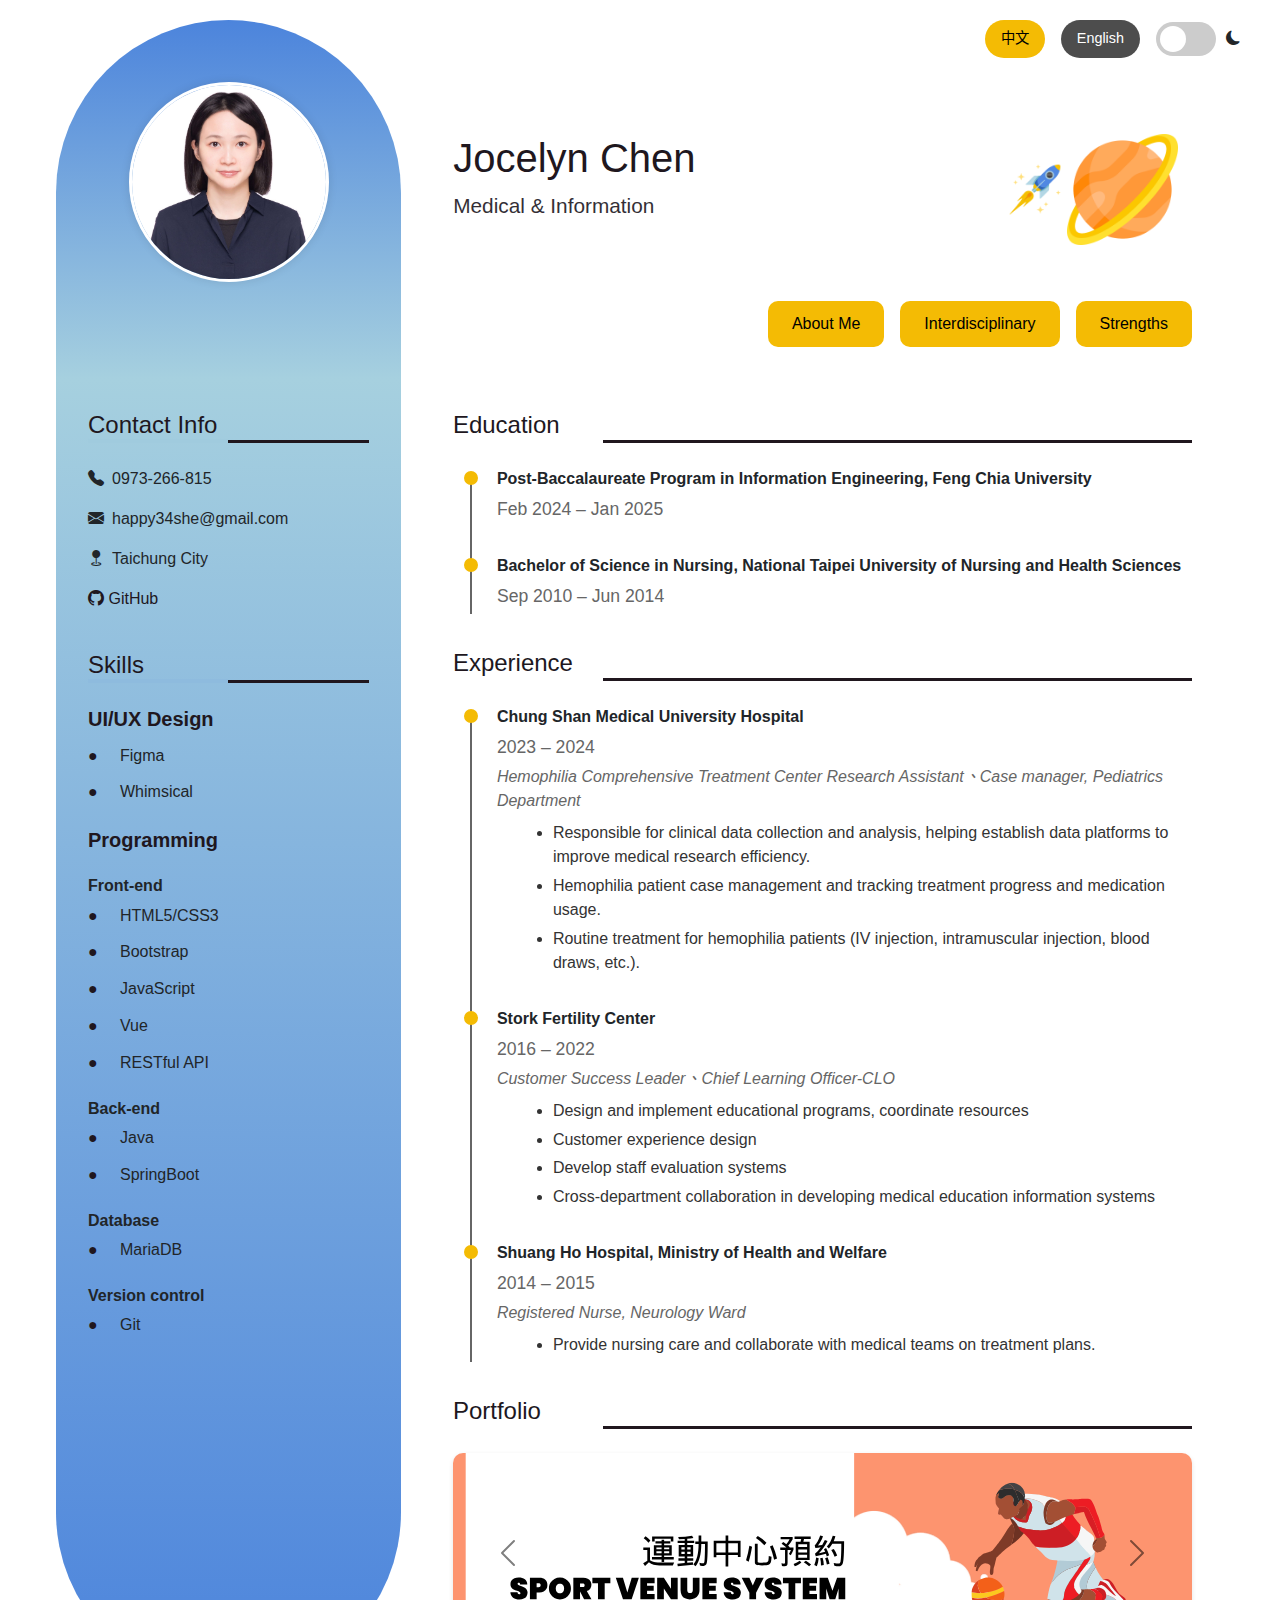
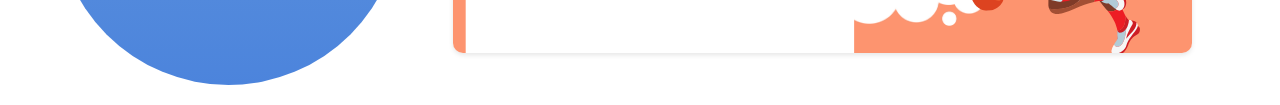
<file: index.html>
<!DOCTYPE html>
<html lang="zh-TW">

<head>
    <meta charset="UTF-8">
    <meta name="viewport" content="width=device-width, initial-scale=1.0">
    <meta name="description" content="陳敬家的個人履歷 - 前端工程師">
    <title>陳敬家 - 前端工程師</title>
    <!-- <link rel="stylesheet" href="styles.css" id="light-theme"> -->

    <!-- 預先載入兩個主題的 CSS -->
    <link rel="stylesheet" href="styles.css" id="light-theme">
    <link rel="preload" rel="stylesheet" href="styles2.css" as="style" id="dark-theme" disabled>

    <link rel="stylesheet" href="https://cdn.jsdelivr.net/npm/bootstrap-icons@1.11.3/font/bootstrap-icons.min.css">
    <link href="https://cdn.jsdelivr.net/npm/bootstrap@5.3.3/dist/css/bootstrap.min.css" rel="stylesheet"
        integrity="sha384-QWTKZyjpPEjISv5WaRU9OFeRpok6YctnYmDr5pNlyT2bRjXh0JMhjY6hW+ALEwIH" crossorigin="anonymous">
    <script src="https://cdn.jsdelivr.net/npm/bootstrap@5.3.3/dist/js/bootstrap.min.js"
        integrity="sha384-0pUGZvbkm6XF6gxjEnlmuGrJXVbNuzT9qBBavbLwCsOGabYfZo0T0to5eqruptLy"
        crossorigin="anonymous"></script>
    <script src="translations.js" defer></script>
    <script src="main.js" defer></script>


</head>

<body>
    <div class="language-switch">
        <button class="language-btn" data-lang="zh">中文</button>
        <button class="language-btn" data-lang="en">English</button>
        <div class="theme-switch-wrapper">
            <label class="theme-switch" for="checkbox">
                <input type="checkbox" id="checkbox" />
                <div class="slider round"></div>
            </label>
            <em><i class="bi bi-moon-fill"></i></em>

        </div>
    </div>

    <main>
        <section class="resume-container left-column-center">
            <div class="left-column left-column-pro-img">
                <div class="profile-img-container">
                    <img src="img/S0.jpg" alt="陳敬家個人照片" class="profile-img" loading="lazy">
                </div>

            </div>
            <div class="right-column right-column-name">
                <div class="header">
                    <div class="header-text">
                        <div style="display: flex;">
                            <div style="flex: 3;">
                                <h1 class="name" style="white-space:nowrap; margin-right: 10px;">陳敬家</h1>
                                <div class="title">前端工程師</div>
                            </div>
                            <div style="flex: 1;">

                                <div>
                                    <img src="img/rocket.png" alt="" style="width: 30%;height: auto;">
                                    <img src="img/planet.png" alt="" style="width: 60%;height: auto;">
                                </div>
                            </div>
                        </div>
                    </div>
                </div>
                <nav class="button-group">
                    <button class="about-me nav-btn " data-bs-toggle="modal" data-bs-target="#about-me">關於我</button>
                    <button class="about-me nav-btn" data-bs-toggle="modal" data-bs-target="#work">求職動機</button>
                    <button class="about-me nav-btn" data-bs-toggle="modal" data-bs-target="#advantage">我的優勢</button>
                </nav>
            </div>
        </section>

        <!-- Modal -->
        <div class="modal fade" id="about-me" tabindex="-1" aria-labelledby="exampleModalLabel" aria-hidden="true">
            <div class="modal-dialog modal-dialog-centered">
                <div class="modal-content">
                    <div class="modal-header">
                        <h1 class="modal-title fs-5" id="exampleModalLabel">關於我</h1>
                        <button type="button" class="btn-close" data-bs-dismiss="modal" aria-label="Close"></button>
                    </div>
                    <div class="modal-body">
                        <p class="indented-text">
                            我是一位從醫療領域轉職至資訊工程的開發者，擁有逢甲大學資訊工程學士後學位（2024-2025）以及國立臺北護理健康大學護理系學士學位（2010-2014）。
                            我的職業生涯始於醫療領域，曾在衛生福利部雙和醫院擔任神經內科病房護理師，並在中山醫學大學附設醫院兒童部擔任研究助理。這些經驗培養了我細心、耐心以及解決問題的能力，
                            同時也讓我意識到科技對於提升醫療服務的重要性。
                        </p>
                        <p class="indented-text">
                            在過去幾年中，我對促進醫療服務的數位轉型產生了濃厚的興趣。這種興趣驅使我進一步學習資訊工程，系統式掌握軟體開發生命週期（SDLC），從瀑布模型到敏捷模型，深入理解它們的流程與應用場景。在實際專案中，我參與了開發的各個階段，學習並落實每個階段的關鍵步驟，包括需求分析、設計、實作、測試與部署。在開發過程中，我全面學習了前端與後端技術，並掌握
                            Vue.js 和 SpringBoot 等開發工具，資料庫 (MariaDB)
                            設計與管理能力，以及單元測試（JUnit）、整合測試及前端的功能測試，能有效提升系統的穩定性與可靠性。並使用 Git 進行版本控制，確保團隊協作的效率與可靠性。
                        </p>

                        <p class="indented-text"> 除了程式開發技能，我也積極學習 UI/UX 設計，深刻理解使用者體驗在軟體開發中的重要性。為了提升這方面的能力，我在學程之外自學了
                            Figma、Whimsical等設計工具，並應用於專案中進行介面設計與使用者流程規劃。我的師長曾評價：「這個畫面設計，是專業等級。」、「畫面舒服有業界水準。」
                            ，這讓我在團隊中成為值得信賴的夥伴。力求讓產品在視覺和使用上直觀，為使用者提供高品質的操作體驗。
                        </p>
                    </div>
                </div>
            </div>
        </div>

        <div class="modal fade" id="work" tabindex="-1" aria-labelledby="exampleModalLabel" aria-hidden="true">
            <div class="modal-dialog modal-dialog-centered">
                <div class="modal-content">
                    <div class="modal-header">
                        <h1 class="modal-title fs-5" id="exampleModalLabel">跨領域動機</h1>
                        <button type="button" class="btn-close" data-bs-dismiss="modal" aria-label="Close"></button>
                    </div>
                    <div class="modal-body">
                        <p class="indented-text">
                            我希望運用自身的軟體開發能力，助力醫療相關專案的創新與發展。這些經歷不僅增強了我在軟體開發上的實力，
                            也讓我更加深刻地體會到數位轉型對醫療服務的價值與影響。
                        </p>
                        <p class="indented-text">
                            同時，我渴望透過技術驅動創新，並與團隊協作，解決使用者痛點。對於優化醫療作業效率與患者照護質量，
                            抱持極大的熱情，多方面為智慧醫療的發展開創更多可能性。
                        </p>
                        <p class="indented-text">
                            通過軟體設計與技術實踐，我希望能實現以人為本的智慧醫療解決方案，縮短病患與醫療服務之間的距離，
                            並為打造更高效、更人性化的醫療環境貢獻自己的力量。
                        </p>
                    </div>
                </div>
            </div>
        </div>

        <div class="modal fade" id="advantage" tabindex="-1" aria-labelledby="exampleModalLabel" aria-hidden="true">
            <div class="modal-dialog modal-dialog-centered">
                <div class="modal-content">
                    <div class="modal-header">
                        <h1 class="modal-title fs-5" id="exampleModalLabel">我的優勢</h1>
                        <button type="button" class="btn-close" data-bs-dismiss="modal" aria-label="Close"></button>
                    </div>
                    <div class="modal-body">
                        <p>1. 跨領域專業背景
                        <ul>
                            <li><span class="advantage-title">醫療領域經驗：</span>對醫療產業的運作模式有深入的了解，熟悉醫療環境、具備醫療流程知識，讓我對醫療專案需求有更好的感知。</li>
                            <li><span class="advantage-title">技術與使用者的橋樑：</span>熟悉醫療專業術語，能有效與醫療專業人員溝通，能成為醫療與技術之間的橋樑。</li>
                        </ul>
                        </p>

                        <p>2. 系統化的軟體開發能力與實踐經驗
                        <ul>
                            <li><span class="advantage-title">熟悉軟體開發生命週期（SDLC）：</span>能夠全面參與專案的各個階段，並落實每個階段的關鍵步驟。</li>
                            <li><span class="advantage-title">熟悉前端技術：</span>具備 Vue、Bootstrap、RestfulAPI 等技術，能夠獨立完成開發與提升網站效能和維護。</li>
                            <li><span class="advantage-title"> UI/UX 設計實踐：</span>使用 Figma、Whimsical 設計介面，專注細節與一致性，確保最佳使用者體驗。</li>
                            <li><span class="advantage-title">前後端整合經驗：</span>熟悉 RESTful API、SpringBoot、MariaDB，能與後端工程師順暢合作，確保資料流暢且安全。</li>
                        </ul>
                        </p>

                        <p>3. 強烈的學習熱情與適應力
                        <ul>
                            <li>專注軟體開發於人工智慧領域應用的熱忱。</li>
                            <li>熱愛學習新領域的能力。</li>
                        </ul>
                        </p>
                        <p>4. 專案管理與問題解決能力
                        <ul>
                            <li>主管職經驗： 負責團隊協調與目標設定，帶領團隊提升效率與執行力。</li>
                            <li>學校專案經驗： 擔任組長，帶領團隊完成專案，並獲得第一名的佳績。</li>
                        </ul>
                        </p>

                        <strong>我相信，我能為貴中心的發展帶來獨特的價值與貢獻。</strong>
                        <p>我對智慧醫療應用充滿熱忱，若貴中心有其他適合我的職位，也非常期待能有機會進一步交流或探討，探索更多合作的可能性。</p>

                    </div>
                </div>
            </div>
        </div>

        <section class="resume-container main-content">
            <div class="left-column left-column-pro-info">
                <section class="section contact-section">
                    <h2 class="section-title-left">聯絡資訊</h2>
                    <ul class="contact-info contact-info-padding">
                        <li class="phone"><i class="bi bi-telephone-fill"></i> 0973-266-815</li>
                        <li class="email"><i class="bi bi-envelope-fill"></i> happy34she@gmail.com</li>
                        <li class="location"></i>台中市</li>
                        <li class="github">
                            <a href="https://github.com/YourGitHub" target="_blank" rel="noopener noreferrer">
                                <i class="bi bi-github"></i> GitHub
                            </a>
                        </li>
                    </ul>
                </section>

                <section class="section skills-section">
                    <h2 class="section-title-left section-title-left-skill">技能</h2>
                    <div class="skills-category">
                        <h5 class="skills-category-title">UI/UX 設計</h5>
                        <ul class="skills-list">
                            <li>Figma</li>
                            <li>Whimsical</li>
                        </ul>
                    </div>

                    <div class="skills-category">
                        <h5 class="skills-category-title">程式設計</h5>
                    </div>
                    <div class="skills-category">
                        <!-- <h5 class="skills-category-title">前端</h5> -->
                        <h6 style="font-weight: bold;">Front-end</h6>
                        <ul class="skills-list">
                            <li>HTML5/CSS3</li>
                            <li>Bootstrap</li>
                            <li>JavaScript</li>
                            <li>Vue</li>
                            <li>RESTful API</li>
                        </ul>
                    </div>
                    <div class="skills-category">
                        <!-- <h5 class="skills-category-title">後端</h5> -->
                        <h6 style="font-weight: bold;">Back-end</h6>
                        <ul class="skills-list">
                            <li>Java</li>
                            <li>SpringBoot</li>
                        </ul>
                    </div>
                    <div class="skills-category">
                        <!-- <h5 class="skills-category-title">資料庫</h5> -->
                        <h6 style="font-weight: bold;">Database</h6>
                        <ul class="skills-list">
                            <li>MariaDB</li>
                        </ul>
                    </div>
                    <div class="skills-category">
                        <!-- <h5 class="skills-category-title">版本控制</h5> -->
                        <h6 style="font-weight: bold;">Version control</h6>
                        <ul class="skills-list">
                            <li>Git</li>
                        </ul>
                    </div>
                </section>
            </div>

            <div class="right-column">
                <section class="section education-section">
                    <h2 class="section-title">學習經歷</h2>
                    <div class="timeline education-timeline">
                        <div class="timeline-item">
                            <div class="school">逢甲大學資訊工程學系學士後學位</div>
                            <div class="timeline-date">2024.02 – 2025.01</div>
                        </div>
                        <div class="timeline-item">
                            <div class="school">國立臺北護理健康大學護理系學位</div>
                            <div class="timeline-date">2010.09 – 2014.06</div>
                        </div>
                    </div>
                </section>

                <section class="section experience-section">
                    <h2 class="section-title">工作經歷</h2>
                    <div class="timeline experience-timeline">


                        <div class="timeline-item">

                            <div class="company-date">
                                <div class="company">中山醫學大學附設醫院</div>

                            </div>
                            <div class="timeline-date">2023 – 2024</div>
                            <div class="position">兒童部 血液病中心 個管師職務代理 </div>
                            <ul class="duties">
                                <li>負責臨床數據收集與分析，並協助建立數據平台，提高醫療研究效率。</li>
                                <li>血友病患者個案管理，追蹤治療進展及藥物使用情況。</li>
                                <li>血友病患者常規治療 ( 靜脈注射、肌肉注射、抽血等...... )。</li>
                            </ul>
                        </div>
                        <div class="timeline-item">

                            <div class="company-date">
                                <div class="company">送子鳥生殖中心</div>

                            </div>
                            <div class="timeline-date">2016 – 2022</div>
                            <div class="position">客戶成功中心領導</div>
                            <ul class="duties">
                                <li>負責設計並推動教育方案，協調各項資源</li>
                                <li>客戶體驗設計</li>
                                <li>擬定職員考核制度</li>
                                <li>跨部門合作開發醫療衛教資訊系統</li>
                            </ul>
                        </div>
                        <div class="timeline-item">

                            <div class="company-date">
                                <div class="company">衛生福利部雙和醫院</div>
                            </div>
                            <div class="timeline-date">2014 – 2015</div>
                            <div class="position">神經內科病房 護理師</div>
                            <ul class="duties">
                                <li>提供病患護理服務，與醫療團隊協作治療計畫。</li>
                            </ul>
                        </div>
                    </div>
                </section>

                <section class="section portfolio-section">
                    <h2 class="section-title">作品集</h2>
                    <div class="portfolio">
                        <div class="portfolio-item portfolio-item-carousel-img">
                            <div id="carouselExampleDark" class="carousel carousel-dark slide">

                                <!-- 控制作品按鈕 -->
                                <!-- <div class="carousel-indicators">
                                    <button type="button" data-bs-target="#carouselExampleDark" data-bs-slide-to="0"
                                        class="active" aria-current="true" aria-label="Slide 1"></button>
                                    <button type="button" data-bs-target="#carouselExampleDark" data-bs-slide-to="1"
                                        aria-label="Slide 2"></button>
                                    <button type="button" data-bs-target="#carouselExampleDark" data-bs-slide-to="2"
                                        aria-label="Slide 3"></button>
                                    <button type="button" data-bs-target="#carouselExampleDark" data-bs-slide-to="3" 
                                    aria-label="Slide 4"></button>
                                </div> -->

                                <div class="carousel-inner">

                                    <!-- 運動中心預約網站 GitHub作品網址：https://d1204480.github.io/sport_reservation_frontend/ -->
                                    <div class="carousel-item active" data-bs-interval="10000">
                                        <a href="" target="_blank">
                                            <img src="banner/1.svg" class="d-block w-100" alt="運動中心預約網站">
                                        </a>
                                        <div class="carousel-caption d-none d-md-block">
                                        </div>
                                    </div>

                                    <!-- 市民卡2.0 GitHub作品網址：https://d1204416.github.io/RentPlace_Vue_User/ -->
                                    <div class="carousel-item" data-bs-interval="2000">
                                        <a href="" target="_blank">
                                            <img src="banner/2.svg" class="d-block w-100" alt="台中市民卡2.0">
                                        </a>
                                        <div class="carousel-caption d-none d-md-block">
                                        </div>
                                    </div>

                                    <!-- 寵物登網站 GitHub作品網址：https://d1204416.github.io/FindLostPet/ -->
                                    <div class="carousel-item">
                                        <a href="" target="_blank">
                                            <img src="banner/3.svg" class="d-block w-100" alt="作品3">
                                        </a>
                                        <div class="carousel-caption d-none d-md-block">
                                        </div>
                                    </div>

                                    <!-- Canva作品網址：https://www.canva.com/design/DAGcVMDA-Po/WiQY7tlDc0sIzh5ETNZcbw/view?utm_content=DAGcVMDA-Po&utm_campaign=designshare&utm_medium=link2&utm_source=uniquelinks&utlId=he696e854f7 -->
                                    <div class="carousel-item">
                                        <a href="https://www.canva.com/design/DAGcVMDA-Po/WiQY7tlDc0sIzh5ETNZcbw/view?utm_content=DAGcVMDA-Po&utm_campaign=designshare&utm_medium=link2&utm_source=uniquelinks&utlId=he696e854f7"
                                         target="_blank">
                                            <img src="banner/4.svg" class="d-block w-100" alt="作品4">
                                        </a>
                                        <div class="carousel-caption d-none d-md-block">
                                        </div>
                                    </div>
                                </div>
                                <button class="carousel-control-prev" type="button"
                                    data-bs-target="#carouselExampleDark" data-bs-slide="prev">
                                    <span class="carousel-control-prev-icon" aria-hidden="true"></span>
                                    <span class="visually-hidden">Previous</span>
                                </button>
                                <button class="carousel-control-next" type="button"
                                    data-bs-target="#carouselExampleDark" data-bs-slide="next">
                                    <span class="carousel-control-next-icon" aria-hidden="true"></span>
                                    <span class="visually-hidden">Next</span>
                                </button>
                            </div>
                        </div>
                    </div>

                </section>

            </div>
        </section>
    </main>



</body>

</html>
</file>
<file: styles.css>
/* Variables */
:root {
    --primary-color: #20171e;
    --secondary-color: #666;
    --background-color: #fbfbfb;
    --accent-color: #f4bb04;
    --accent-color-light: #a0cbde;
    --hover-color: #4d4d4d;
    --shadow-color: rgba(0, 0, 0, 0.1);
    --text-color: #333;
    --spacing-unit: 1rem;
    --border-radius-top: 200px 200px 0 0;
    --transition-speed: 0.3s;
}

/* Reset and base styles */
* {
    margin: 0;
    padding: 0;
    box-sizing: border-box;
    font-family: "微軟正黑體", Arial, sans-serif;
}

body {
    background-color: var(--background-color);
    line-height: 1.6;
    color: var(--text-color);
    padding: 20px;

    transition: background-color 0.3s ease, color 0.3s ease;

}

/* 對於可能突變的元素也添加過渡 */
.resume-container,
.left-column,
.right-column{
    transition: background-color 0.3s ease;
}

/* Layout */
main {
    max-width: 1200px;
    margin: 0 auto;
    padding: 0 var(--spacing-unit);
}

.resume-container {
    background: white;
    /* border-radius: var(--border-radius-top); */
    overflow: hidden;
    display: flex;

}

.left-column {
    width: 30%;
    background: linear-gradient(to top, #4c84dc, #a6d0df);
    padding: 2rem;
    margin-right: 20px;
}

.left-column-pro-img {
    background: linear-gradient(to bottom, #4c84dc, #a6d0df);
    border-radius: var(--border-radius-top);
}

.left-column-pro-info {
    border-radius: 0 0 200px 200px;
}

.right-column {
    width: 70%;
    padding: 2rem;
    background-color: #fff;

}

.right-column-name {
    padding: 2rem 0;
}

/* Profile Image */
.profile-img-container {
    padding-top: 30px;
}

.profile-img {
    width: 200px;
    height: 200px;
    border-radius: 50%;
    margin: 0 auto 2rem;
    display: flex;
    object-fit: cover;
    border: 3px solid white;
    box-shadow: 0 0 10px var(--shadow-color);
    transition: transform var(--transition-speed) ease;
}

.profile-img:hover {
    transform: scale(1.05);
}

/* Bootstrap carousel img border radius */
.portfolio-item-carousel-img {
    border-radius: 10px !important;
}

/* Header */
.header {
    background-color: #fff;
    padding: 2rem;
    border-radius: var(--border-radius);
    color: white;
    margin-bottom: 1.5rem;
    margin-top: 50px;
}

.header-text {
    flex-grow: 1;
}

.name {
    font-size: 2.5rem;
    margin-bottom: 0.5rem;
    color: var(--primary-color);
}

.title {
    font-size: 1.3rem;
    opacity: 0.9;
    color: var(--primary-color);
}

/* Navigation Buttons */
.button-group {
    display: flex;
    gap: 1rem;
    /* flex-wrap: wrap; */
    justify-content: flex-end;
    margin-right: 2rem;
}

.indented-text {
    text-indent: 2em; /* 首行縮排 */
}


.about-me,
.nav-btn {
    background: var(--accent-color);
    padding: 0.7rem 1.5rem;
    border-radius: 10px;
    border: none;
    font-size: 1rem;
    cursor: pointer;
    transition: all var(--transition-speed) ease;
}

.about-me:hover,
.nav-btn:hover {
    background: var(--hover-color);
    color: white;
    transform: translateY(-2px);
    box-shadow: 0 2px 5px var(--shadow-color);
}


/* Language Switch */
.language-switch {
    position: absolute;
    top: 20px;
    right: 40px;
    z-index: 1000;
    display: flex;
    align-items: center;
    /* 確保所有元素垂直置中對齊 */
    gap: 1rem;
    /* 統一間距 */
}

.language-btn {
    background: var(--accent-color);
    border: none;
    padding: 8px 16px;
    border-radius: 20px;
    cursor: pointer;
    transition: all var(--transition-speed) ease;
    font-size: 0.9rem;
}

.language-btn:hover,
.language-btn.active {
    background: var(--hover-color);
    color: white;
}

/* Sections */
.section {
    margin-bottom: 2.5rem;
}

.section:last-child {
    margin-bottom: 0;
}

.section-title-left,
.section-title {
    font-size: 1.5rem;
    margin-bottom: 1.5rem;
    color: var(--primary-color);
    border-bottom: 3px solid var(--primary-color);
    position: relative;
}

.section-title::after {
    content: '';
    position: absolute;
    bottom: -3.5px;
    left: 0;
    width: 150px;
    height: 4px;
    background-color: #fff;
}

.section-title-left::after {
    content: '';
    position: absolute;
    bottom: -3.5px;
    left: 0;
    width: 140px;
    height: 4px;
    background-color: var(--accent-color-light);

}

.section-title-left-skill::after {
    background-color: #8EBBDE;
}

/* Contact Info */
.contact-info {
    list-style: none;
}

.contact-info li {
    margin-bottom: 1rem;
    display: flex;
    align-items: center;
    gap: 0.5rem;
}

.contact-info a {
    color: var(--primary-color);
    text-decoration: none;
    transition: color var(--transition-speed) ease;
}

.contact-info a:hover {
    color: var(--accent-color);
}

/* Bootstrap info padding */
.contact-info-padding {
    padding-left: 0 !important;
}

/* Skills */
.skills-category {
    margin-bottom: 1.5rem;
}

.skills-category:last-child {
    margin-bottom: 0;
}

.skills-category-title {
    font-weight: bold;
    margin-bottom: 0.8rem;
    color: var(--primary-color);
}

.skills-list {
    list-style: none;
    padding-left: 1rem;
}

.skills-list li {
    margin-bottom: 0.8rem;
    position: relative;
    padding-left: 1rem;
}

.skills-list li::before {
    content: '●';
    position: absolute;
    left: -1rem;
    color: var(--primary-color);
}

/* Timeline */
.timeline {
    position: relative;
    margin-left: 20px;
}

.timeline::before {
    content: '';
    position: absolute;
    left: -3px;
    top: 5px;
    height: 100%;
    width: 2px;
    background-color: var(--secondary-color);
}

.timeline-item {
    margin-bottom: 2rem;
    position: relative;
    padding-left: 1.5rem;
    transition: transform var(--transition-speed) ease;
}

.timeline-item:last-child {
    margin-bottom: 0;
}

.timeline-item:hover {
    transform: translateX(25px);
}

.timeline-item::before {
    content: '';
    width: 14px;
    height: 14px;
    background: var(--accent-color);
    border: 2px solid var(--accent-color);
    border-radius: 50%;
    position: absolute;
    left: -9px;
    top: 4px;
}

.company-date {
    display: flex;
    justify-content: space-between;
}

.timeline-date {
    color: var(--secondary-color);
    font-size: 1.1rem;
    margin-bottom: 0.3rem;
    font-weight: 500;
    padding-right: 0.5rem;
}

.company,
.school {
    font-weight: bold;
    margin-bottom: 0.3rem;
}

.position {
    color: var(--secondary-color);
    font-style: italic;
    margin-bottom: 0.5rem;
}

.duties {
    list-style-type: disc;
    margin-left: 1.5rem;
    color: var(--text-color);
}

.duties li {
    margin-bottom: 0.3rem;
}

/* Portfolio */
.portfolio {
    display: grid;
    grid-template-columns: repeat(auto-fit, minmax(250px, 1fr));
    gap: 1.5rem;
    margin-top: 1.5rem;
}

.portfolio-item {
    background: white;
    border-radius: var(--border-radius);
    overflow: hidden;
    box-shadow: 0 2px 5px var(--shadow-color);
    transition: transform var(--transition-speed) ease;
}

.portfolio-item:hover {
    transform: translateY(-5px);
}

.portfolio-item img {
    /* width: 100%; */
    /* height: 200px; */
    object-fit: contain;
}

.portfolio-item h3 {
    padding: 1rem;
    text-align: center;
    color: var(--primary-color);
}


/* 日夜版切換按鈕 */
.theme-switch-wrapper {
    /* display: flex;
    align-items: center;
    position: absolute;
    right: 20px;
    top: 70px; */

    display: flex;
    align-items: center;
}

.theme-switch {
    /* display: inline-block;
    height: 34px;
    position: relative;
    width: 80px; */


    display: inline-block;
    height: 34px;
    position: relative;
    width: 60px;
    margin: 0;
    /* 移除可能的預設 margin */
}

.theme-switch input {
    display: none;
}

.slider {
    background-color: #ccc;
    bottom: 0;
    cursor: pointer;
    left: 0;
    position: absolute;
    right: 0;
    top: 0;
    transition: .4s;
}

.slider:before {
    background-color: #fff;
    bottom: 4px;
    content: "";
    height: 26px;
    left: 4px;
    position: absolute;
    transition: .4s;
    width: 26px;
}

input:checked+.slider {
    background-color: #4769d0;
}

input:checked+.slider:before {
    transform: translateX(26px);
}

.slider.round {
    border-radius: 34px;
}

.slider.round:before {
    border-radius: 50%;
}

.theme-switch-wrapper em {
    /* margin-left: 10px;
    font-size: 1rem; */

    margin-left: 10px;
    font-size: 0.9rem;
    /* 與語言按鈕字體大小保持一致 */
    white-space: nowrap;
    /* 防止文字換行 */
}

.advantage-title{
    color: #4769d0;
}

/* Animations */
@keyframes fadeIn {
    from {
        opacity: 0;
        transform: translateY(20px);
    }

    to {
        opacity: 1;
        transform: translateY(0);
    }
}

.fade-in {
    animation: fadeIn 0.5s ease forwards;
}

/* Responsive Design */
@media (max-width: 968px) {
    body {
        padding: 10px;
    }

    .header {
        margin-top: 0px;
        border-radius: 10px;
    }

    .resume-container {
        flex-direction: column;
    }

    .left-column,
    .right-column {
        width: 100%;
        border-radius: 10px;
        margin-bottom: 20px;
    }

    .profile-img {
        width: 150px;
        height: 150px;
    }

    .name {
        font-size: 2rem;
    }

    .button-group {
        justify-content: center;
        margin-right: 0;
    }

    .portfolio {
        grid-template-columns: repeat(auto-fit, minmax(200px, 1fr));
    }
}


@media (max-width: 480px) {
    .header {
        margin-top: 0px;
    }

    .language-switch {
        position: static;
        margin: 10px 25px 20px 25px ;
        display: flex;
        align-items: center;
        gap: 0.5rem;
    }

    .language-btn {
        width: 100%;
        max-width: 200px;
        text-align: center;
    }

    .left-column{
        margin-right: 0;
        margin-bottom: 0;
    }

    .left-column-center{
        display: flex;
        justify-content: center;
        align-items: center;
    }

    .left-column-pro-img{
        width: 250px;
        height: 250px;
        border-radius: 100%;
    }

    .left-column-pro-info{
        margin-bottom: 20px;
    }

    .right-column-name{
        padding: 0 0 1rem 0;
    }

    .profile-img-container{
        padding-top: 20px;
    }

    .about-me, .nav-btn {
        padding: 0.3rem 0.5rem;
    }

    .header {
        padding: 1rem;
    }

    .name {
        font-size: 1.8rem;
    }

    .title {
        font-size: 1.1rem;
    }

    .section-title {
        font-size: 1.3rem;
    }

    .timeline {
        margin-left: 0;
    }

    .duties {
        margin-left: 0;
    }
}

/* Print Styles */
@media print {
    body {
        background: white;
    }

    .resume-container {
        box-shadow: none;
        margin: 0;
        page-break-inside: avoid;
    }

    .language-switch,
    .about-me,
    .nav-btn {
        display: none;
    }

    .timeline-item:hover {
        transform: none;
    }

    .portfolio-item:hover {
        transform: none;
    }
}

/* 只針對Safari 的樣式 */
@media not all and (min-resolution: 0.001dpcm) { 
    @supports (-webkit-appearance:none) {
        a {
            color: black; /* 特定於 Safari 的樣式 */
            text-decoration: none;
        }
    }
}
</file>
<file: styles2.css>
/* Variables */
:root {
    --primary-color: #20171e;
    --secondary-color: #666;
    --background-color: #fbfbfb;
    --accent-color: #9FD2E0;
    --accent-color-light: #cdf1ea;
    --hover-color: #4d4d4d;
    --shadow-color: rgba(0, 0, 0, 0.1);
    --text-color: #333;
    --spacing-unit: 1rem;
    --border-radius-top: 200px 200px 0 0;
    --transition-speed: 0.3s;
}

/* Reset and base styles */
* {
    margin: 0;
    padding: 0;
    box-sizing: border-box;
    font-family: "微軟正黑體", Arial, sans-serif;
}

body {
    /* background-color: var(--background-color); */
    line-height: 1.6;
    color: var(--text-color);
    padding: 20px;
    background: url('img/bg02.jpg');
    background-size: cover; 

    transition: background-color 0.3s ease, color 0.3s ease;
}

/* 對於可能突變的元素也添加過渡 */
.resume-container,
.left-column,
.right-column{
    transition: background-color 0.3s ease;
}

/* Layout */
main {
    max-width: 1200px;
    margin: 0 auto;
    padding: 0 var(--spacing-unit);
}

.resume-container {
    background: rgba(255, 255, 255, 0);
    /* border-radius: var(--border-radius-top); */
    overflow: hidden;
    display: flex;

}

.left-column {
    width: 30%;
    background: linear-gradient(to top, #9fd2e04b, #cdf1eaca);
    padding: 2rem;
    margin-right: 20px;
}

.left-column-pro-img {
    background: linear-gradient(to bottom, #9fd2e04b, #cdf1eaca);
    border-radius: var(--border-radius-top);
}

.left-column-pro-info {
    border-radius:0 0 200px 200px ;
}

.right-column {
    width: 70%;
    padding: 2rem;
    background-color: rgba(255, 255, 255, 0.697);
    border-radius: 20px 20px 20px 20px ;

    
}

.right-column-name{
    padding: 2rem 0;
    background-color: rgba(255, 255, 255, 0);
}

/* Profile Image */
.profile-img-container{
    padding-top: 30px;
}
.profile-img {
    width: 200px;
    height: 200px;
    border-radius: 50%;
    margin: 0 auto 2rem;
    display: flex;
    object-fit: cover;
    border: 3px solid white;
    box-shadow: 0 0 10px var(--shadow-color);
    transition: transform var(--transition-speed) ease;
}

.profile-img:hover {
    transform: scale(1.05);
}

/* Bootstrap carousel img border radius */
.portfolio-item-carousel-img{
    border-radius: 10px !important;
}

/* Header */
.header {
    background-color: rgba(255, 255, 255, 0);
    padding: 2rem ;
    border-radius: var(--border-radius);
    color: white;
    margin-bottom: 1.5rem;
    margin-top: 50px;
}

.header-text {
    flex-grow: 1;
}

.name {
    font-size: 2.5rem;
    margin-bottom: 0.5rem;
    color: white;
}

.title {
    font-size: 1.3rem;
    opacity: 0.9;
    color: white;
}

/* Navigation Buttons */
.button-group {
    display: flex;
    gap: 1rem;
    justify-content: flex-end;
    margin-right: 2rem;
}

.about-me, .nav-btn {
    background: var(--accent-color);
    padding: 0.7rem 1.5rem;
    border-radius: 10px;
    border: none;
    font-size: 1rem;
    cursor: pointer;
    transition: all var(--transition-speed) ease;
}

.about-me:hover, .nav-btn:hover {
    background: var(--hover-color);
    color: white;
    transform: translateY(-2px);
    box-shadow: 0 2px 5px var(--shadow-color);
}


/* Language Switch */
.language-switch {
    position: fixed;
    top: 20px;
    right: 40px;
    z-index: 1000;
    display: flex;
    align-items: center; /* 確保所有元素垂直置中對齊 */
    gap: 1rem; /* 統一間距 */
}

.language-btn {
    background: var(--accent-color);
    border: none;
    padding: 8px 16px;
    border-radius: 20px;
    cursor: pointer;
    transition: all var(--transition-speed) ease;
    font-size: 0.9rem;
}

.language-btn:hover,
.language-btn.active {
    background: var(--hover-color);
    color: white;
}

/* Sections */
.section {
    margin-bottom: 2.5rem;
}

.section:last-child {
    margin-bottom: 0;
}

.section-title-left,
.section-title {
    font-size: 1.5rem;
    margin-bottom: 1.5rem;
    color: var(--primary-color);
    border-bottom: 3px solid var(--primary-color);
    position: relative;
}

.section-title::after {
    content: '';
    position: absolute;
    bottom: -3.5px;
    left: 0;
    width: 150px;
    height: 4px;
    background-color: #B9C0D4;
}

.section-title-left::after{
    content: '';
    position: absolute;
    bottom: -3.5px;
    left: 0;
    width: 140px;
    height: 4px;
    
}

.section-title-left-skill::after{
    background-color: #7c7c7c00;
}

/* Contact Info */
.contact-info {
    list-style: none;
}

.contact-info li {
    margin-bottom: 1rem;
    display: flex;
    align-items: center;
    gap: 0.5rem;
}

.contact-info a {
    color: var(--primary-color);
    text-decoration: none;
    transition: color var(--transition-speed) ease;
}

.contact-info a:hover {
    color: var(--accent-color);
}

/* Bootstrap info padding */
.contact-info-padding{
    padding-left: 0 !important;
}

/* Skills */
.skills-category {
    margin-bottom: 1.5rem;
}

.skills-category:last-child {
    margin-bottom: 0;
}

.skills-category-title {
    font-weight: bold;
    margin-bottom: 0.8rem;
    color: var(--primary-color);
}

.skills-list {
    list-style: none;
    padding-left: 1rem;
}

.skills-list li {
    margin-bottom: 0.8rem;
    position: relative;
    padding-left: 1rem;
}

.skills-list li::before {
    content: '●';
    position: absolute;
    left: -1rem;
    color: var(--primary-color);
}

/* Timeline */
.timeline {
    position: relative;
    margin-left: 20px;
}

.timeline::before {
    content: '';
    position: absolute;
    left: -3px;
    top: 5px;
    height: 100%;
    width: 2px;
    background-color: var(--secondary-color);
}

.timeline-item {
    margin-bottom: 2rem;
    position: relative;
    padding-left: 1.5rem;
    transition: transform var(--transition-speed) ease;
}

.timeline-item:last-child {
    margin-bottom: 0;
}

.timeline-item:hover {
    transform: translateX(25px);
}

.timeline-item::before {
    content: '';
    width: 14px;
    height: 14px;
    background: #4769d0;
    border: 2px solid #4769d0;
    border-radius: 50%;
    position: absolute;
    left: -9px;
    top: 4px;
}

.company-date{
    display: flex;
    justify-content: space-between;
}

.timeline-date {
    color: var(--secondary-color);
    font-size: 1.1rem;
    margin-bottom: 0.3rem;
    font-weight: 500;
    padding-right: 0.5rem;
}

.company, .school {
    font-weight: bold;
    margin-bottom: 0.3rem;
}

.position {
    color: var(--secondary-color);
    font-style: italic;
    margin-bottom: 0.5rem;
}

.duties {
    list-style-type: disc;
    margin-left: 1.5rem;
    color: var(--text-color);
}

.duties li {
    margin-bottom: 0.3rem;
}

/* Portfolio */
.portfolio {
    display: grid;
    grid-template-columns: repeat(auto-fit, minmax(250px, 1fr));
    gap: 1.5rem;
    margin-top: 1.5rem;
}

.portfolio-item {
    background: white;
    border-radius: var(--border-radius);
    overflow: hidden;
    box-shadow: 0 2px 5px var(--shadow-color);
    transition: transform var(--transition-speed) ease;
}

.portfolio-item:hover {
    transform: translateY(-5px);
}

.portfolio-item img {
    /* width: 100%;
    height: 200px; */
    object-fit: contain;
}

.portfolio-item h3 {
    padding: 1rem;
    text-align: center;
    color: var(--primary-color);
}


/* 日夜版切換按鈕 */
.theme-switch-wrapper {
    /* display: flex;
    align-items: center;
    position: absolute;
    right: 20px;
    top: 70px; */

    display: flex;
    align-items: center;
}

.theme-switch {
    /* display: inline-block;
    height: 34px;
    position: relative;
    width: 80px; */

    display: inline-block;
    height: 34px;
    position: relative;
    width: 60px;
    margin: 0; /* 移除可能的預設 margin */
}

.theme-switch input {
    display: none;
}

.slider {
    background-color: #ccc;
    bottom: 0;
    cursor: pointer;
    left: 0;
    position: absolute;
    right: 0;
    top: 0;
    transition: .4s;
}

.slider:before {
    background-color: #fff;
    bottom: 4px;
    content: "";
    height: 26px;
    left: 4px;
    position: absolute;
    transition: .4s;
    width: 26px;
}

input:checked + .slider {
    background-color: #4769d0;
}

input:checked + .slider:before {
    transform: translateX(26px);
}

.slider.round {
    border-radius: 34px;
}

.slider.round:before {
    border-radius: 50%;
}

.theme-switch-wrapper em {
    /* margin-left: 10px;
    font-size: 1rem; */

    margin-left: 10px;
    font-size: 0.9rem; /* 與語言按鈕字體大小保持一致 */
    white-space: nowrap; /* 防止文字換行 */
    color: rgb(255, 253, 253);
}

.advantage-title{
    color: #4769d0;
}


/* Animations */
@keyframes fadeIn {
    from {
        opacity: 0;
        transform: translateY(20px);
    }
    to {
        opacity: 1;
        transform: translateY(0);
    }
}

.fade-in {
    animation: fadeIn 0.5s ease forwards;
}

/* Responsive Design */
@media (max-width: 968px) {
    body {
        padding: 10px;
    }
    .header{
        margin-top: 0px;
        border-radius: 10px;
    }

    .resume-container {
        flex-direction: column;
    }

    .left-column,
    .right-column {
        width: 100%;
        border-radius: 10px;
        margin-bottom: 20px;
    }

    .profile-img {
        width: 150px;
        height: 150px;
    }

    .name {
        font-size: 2rem;
    }

    .button-group {
        justify-content: center;
        margin-right: 0;
    }

    .portfolio {
        grid-template-columns: repeat(auto-fit, minmax(200px, 1fr));
    }
}

@media (max-width: 480px) {
    .header{
        margin-top: 0px;
    }

    .language-switch {
        position: static;
        margin: 10px 25px 20px 25px ;
        display: flex;
        align-items: center;
        gap: 0.5rem;
    }

    .language-btn {
        width: 100%;
        max-width: 200px;
        text-align: center;
    }

    .left-column{
        margin-right: 0;
        margin-bottom: 0;
    }

    .left-column-center{
        display: flex;
        justify-content: center;
        align-items: center;
    }

    .left-column-pro-img{
        width: 250px;
        height: 250px;
        border-radius: 100%;
    }

    .left-column-pro-info{
        margin-bottom: 20px;
    }

    .right-column-name{
        padding: 0 0 1rem 0;
    }

    .profile-img-container{
        padding-top: 20px;
    }

    .about-me, .nav-btn {
        padding: 0.3rem 0.5rem;
    }


    .header {
        padding: 1rem;
    }

    .name {
        font-size: 1.8rem;
    }

    .title {
        font-size: 1.1rem;
    }

    .section-title {
        font-size: 1.3rem;
    }

    .timeline {
        margin-left: 0;
    }

    .duties {
        margin-left: 0;
    }
}

/* Print Styles */
@media print {
    body {
        background: white;
    }

    .resume-container {
        box-shadow: none;
        margin: 0;
        page-break-inside: avoid;
    }

    .language-switch,
    .about-me,
    .nav-btn {
        display: none;
    }

    .timeline-item:hover {
        transform: none;
    }

    .portfolio-item:hover {
        transform: none;
    }
}

/* 只針對Safari 的樣式 */
@media not all and (min-resolution: 0.001dpcm) { 
    @supports (-webkit-appearance:none) {
        a {
            color: black; /* 特定於 Safari 的樣式 */
            text-decoration: none;
        }
    }
}
</file>
